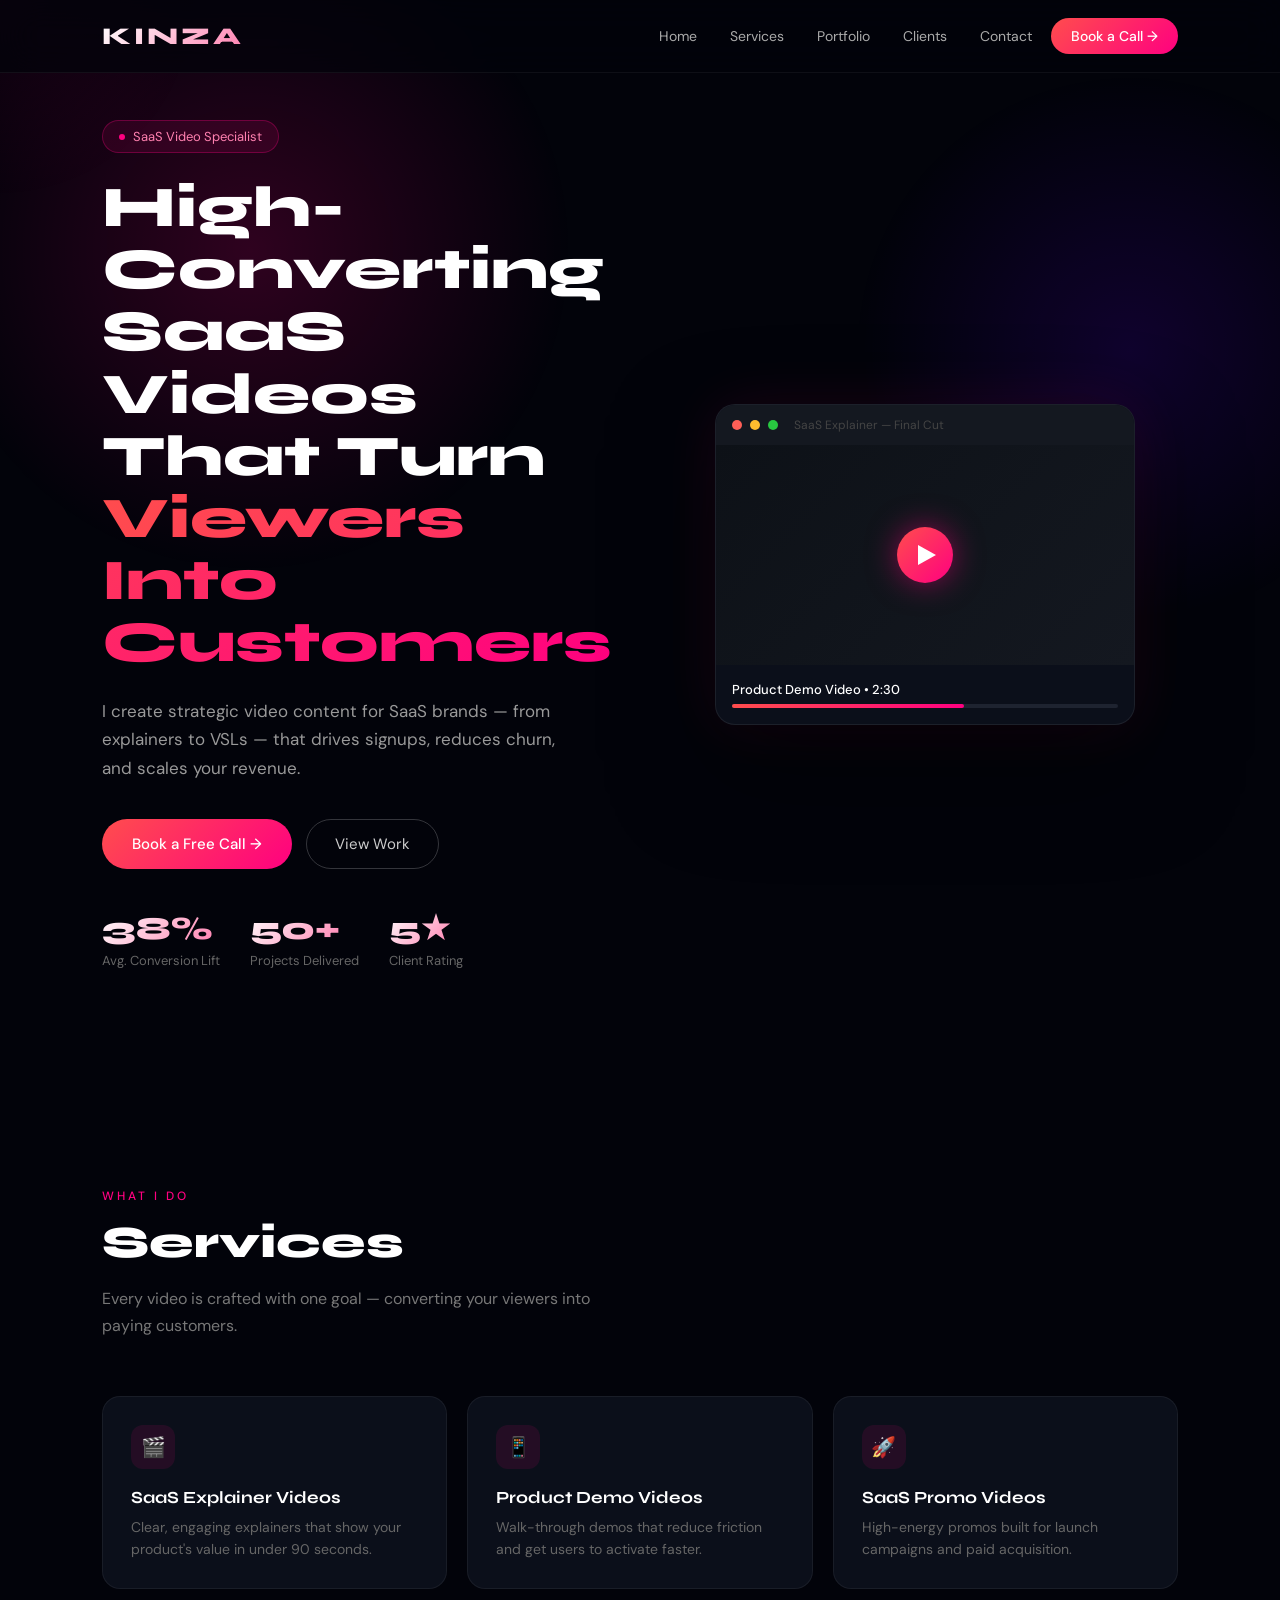
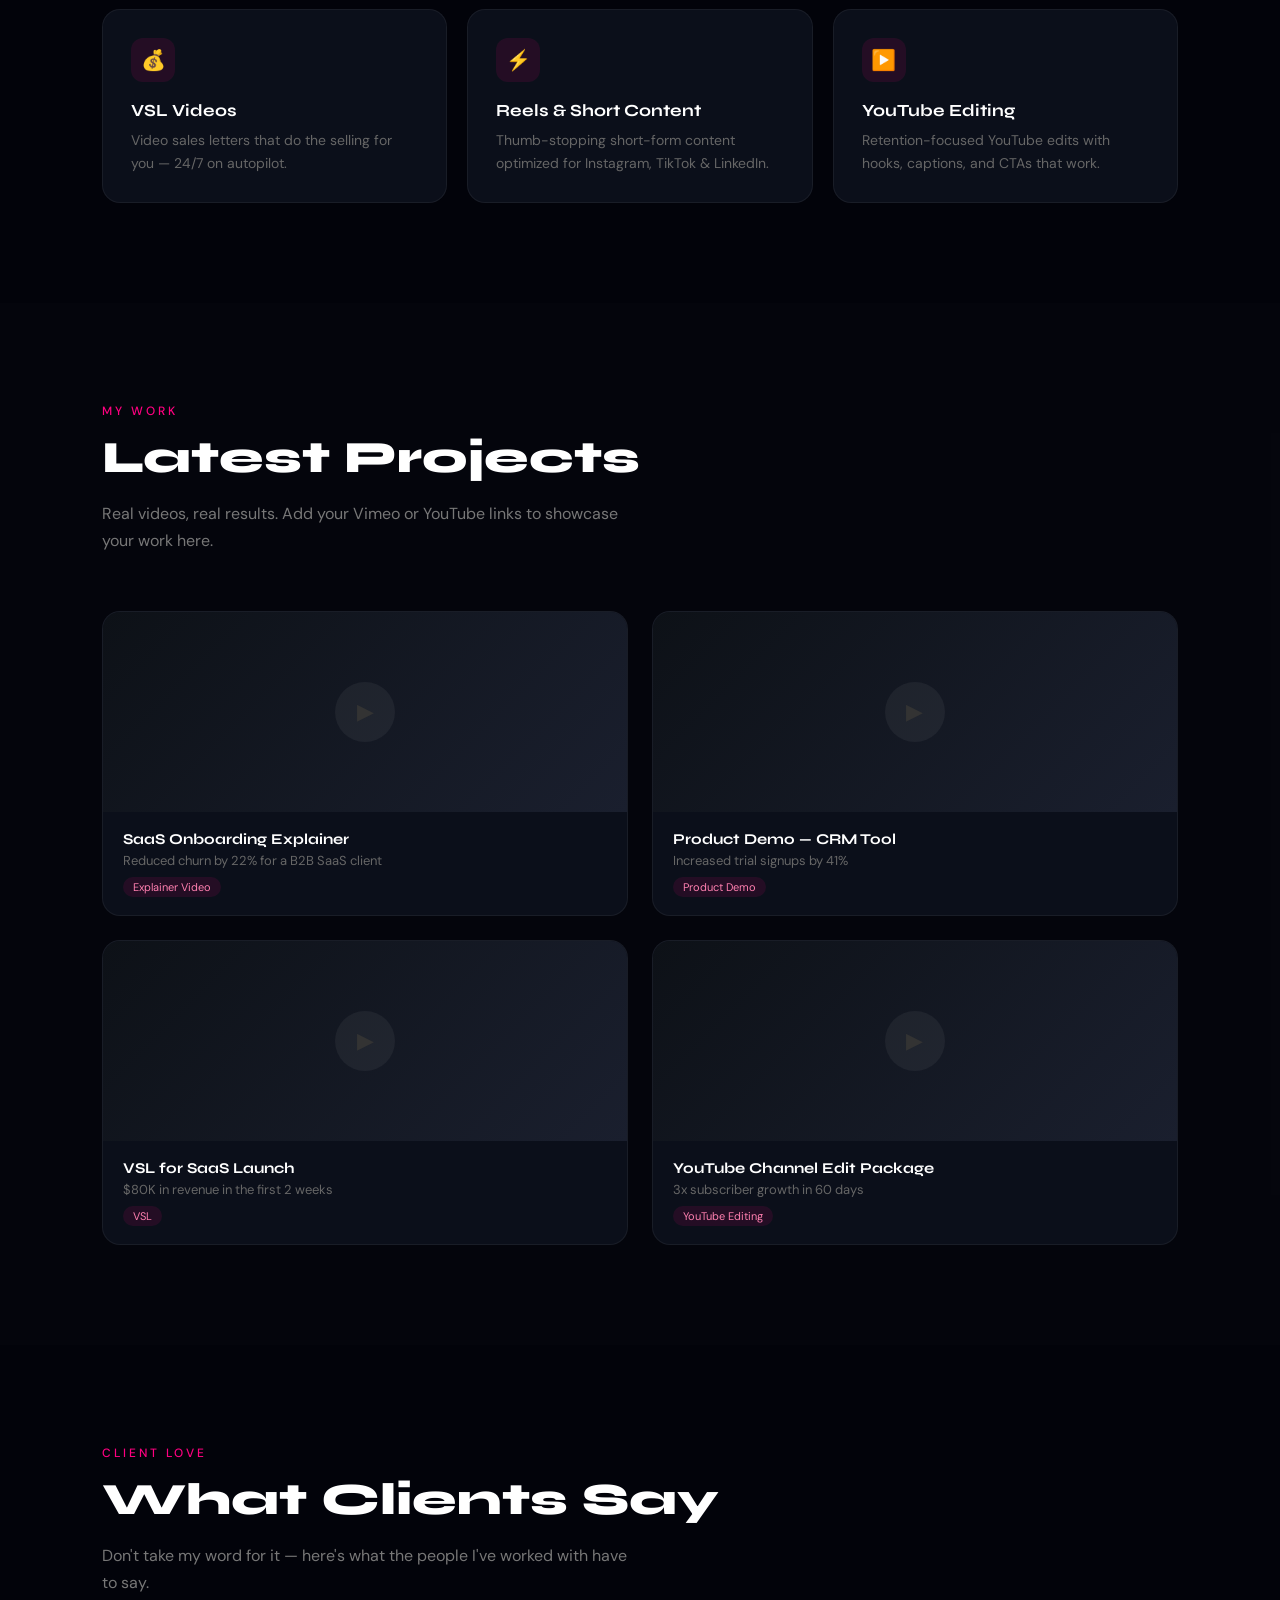
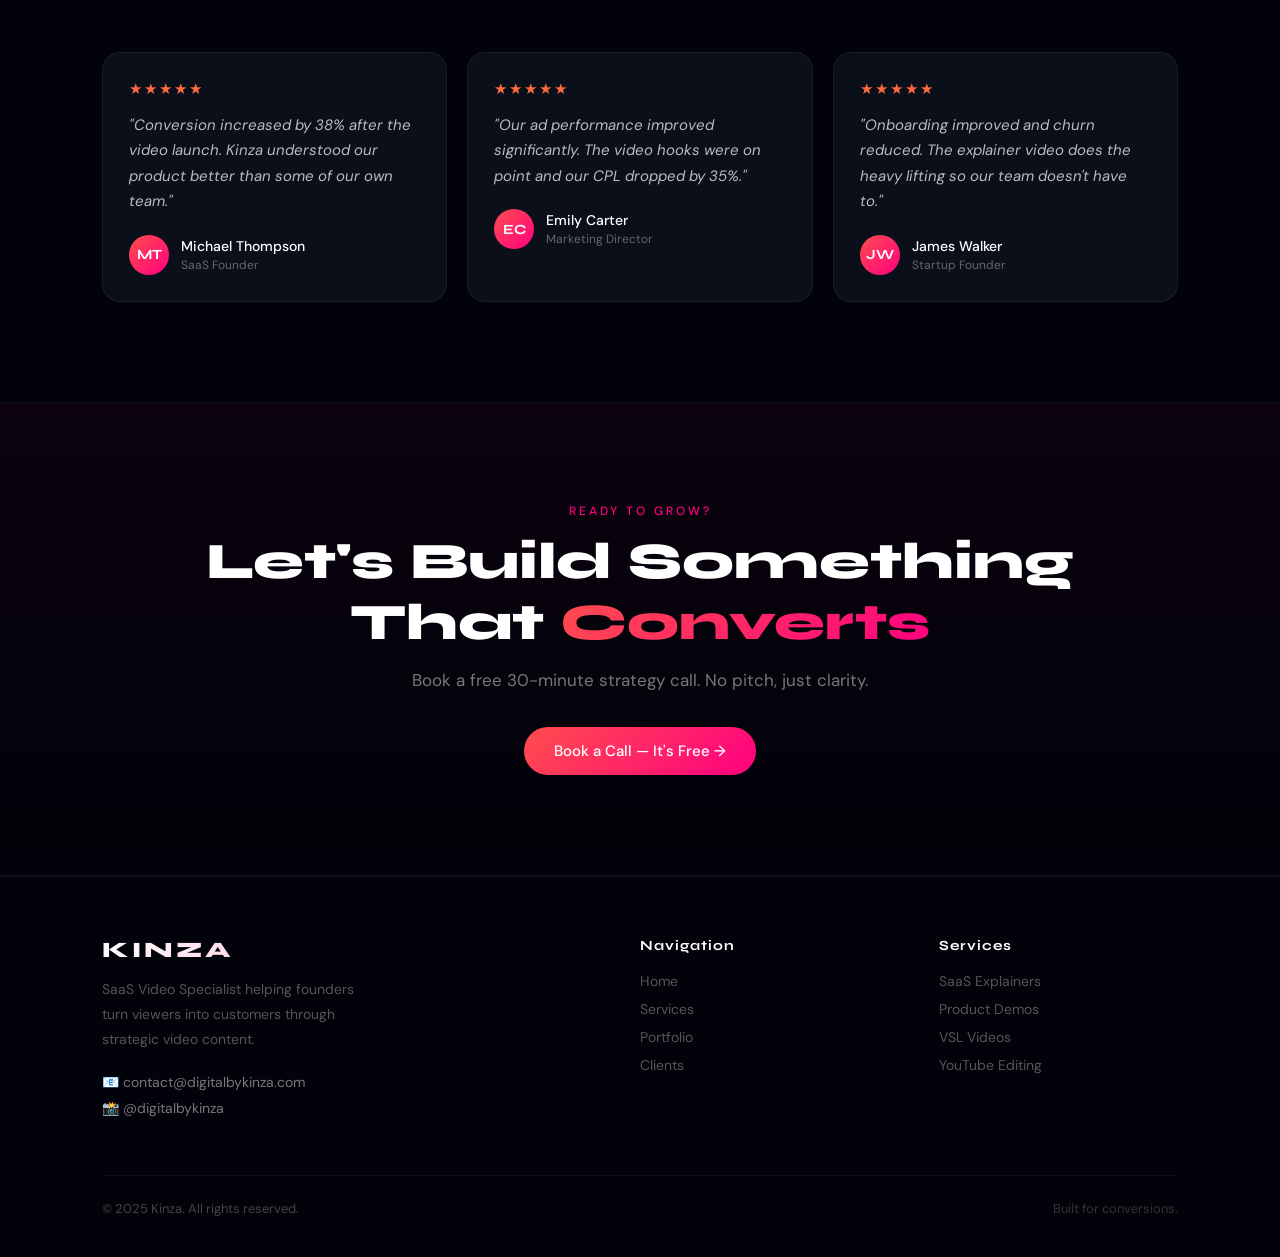
<file: index.html>
<!DOCTYPE html>
<html lang="en">
<head>
<meta charset="UTF-8">
<meta name="viewport" content="width=device-width, initial-scale=1.0">
<title>Kinza | SaaS Video Specialist</title>
<link href="https://fonts.googleapis.com/css2?family=Syne:wght@400;600;700;800&family=DM+Sans:wght@300;400;500&display=swap" rel="stylesheet">

<style>
*{margin:0;padding:0;box-sizing:border-box;}

:root{
  --pink: #ff0080;
  --red: #ff4d4d;
  --bg: #02030a;
  --card: #0b0f1a;
  --text: #ffffff;
  --muted: #888;
}

body{
  background:var(--bg);
  color:var(--text);
  font-family:'DM Sans',sans-serif;
  overflow-x:hidden;
}

html{scroll-behavior:smooth;}

/* CURSOR GLOW */
.cursor-glow{
  width:400px;height:400px;
  background:radial-gradient(circle,rgba(255,0,128,0.08),transparent 70%);
  position:fixed;pointer-events:none;
  transform:translate(-50%,-50%);
  z-index:0;transition:0.1s;
}

/* HEADER */
header{
  position:fixed;top:0;width:100%;
  display:flex;justify-content:space-between;align-items:center;
  padding:18px 8%;
  background:rgba(2,3,10,0.7);
  backdrop-filter:blur(20px);
  border-bottom:1px solid rgba(255,255,255,0.05);
  z-index:999;
}

.logo{
  font-family:'Syne',sans-serif;
  font-weight:800;font-size:24px;
  background:linear-gradient(135deg,#fff,#ff80b0);
  -webkit-background-clip:text;-webkit-text-fill-color:transparent;
  letter-spacing:3px;
}

nav{display:flex;gap:5px;align-items:center;}

nav a{
  color:#aaa;text-decoration:none;
  padding:8px 14px;border-radius:30px;
  font-size:14px;transition:0.3s;
}
nav a:hover{color:#fff;background:rgba(255,255,255,0.07);}

.nav-cta{
  background:linear-gradient(135deg,#ff4d4d,#ff0080);
  color:#fff !important;
  padding:9px 20px !important;
  border-radius:30px;
  font-weight:500;
  transition:0.3s !important;
}
.nav-cta:hover{
  transform:translateY(-2px);
  box-shadow:0 10px 30px rgba(255,0,128,0.4);
  background:rgba(255,255,255,0.07)!important;
}

/* HAMBURGER */
.hamburger{display:none;flex-direction:column;gap:5px;cursor:pointer;padding:5px;}
.hamburger span{width:24px;height:2px;background:#fff;border-radius:2px;transition:0.3s;}

/* HERO */
.hero{
  min-height:100vh;
  display:flex;align-items:center;
  padding:120px 8% 80px;
  position:relative;overflow:hidden;
}

.hero::before{
  content:'';position:absolute;
  width:700px;height:700px;
  background:radial-gradient(circle,rgba(255,0,128,0.18),transparent 65%);
  top:-100px;left:-100px;
}
.hero::after{
  content:'';position:absolute;
  width:600px;height:600px;
  background:radial-gradient(circle,rgba(100,0,255,0.15),transparent 65%);
  top:50px;right:-150px;
}

.hero-inner{
  display:grid;grid-template-columns:1fr 1fr;
  gap:60px;align-items:center;
  width:100%;position:relative;z-index:1;
}

.hero-badge{
  display:inline-flex;align-items:center;gap:8px;
  background:rgba(255,0,128,0.1);
  border:1px solid rgba(255,0,128,0.3);
  padding:7px 16px;border-radius:30px;
  font-size:13px;color:#ff80b0;
  margin-bottom:24px;
}
.hero-badge::before{
  content:'';width:6px;height:6px;
  background:#ff0080;border-radius:50%;
  animation:pulse 2s infinite;
}
@keyframes pulse{0%,100%{opacity:1;}50%{opacity:0.3;}}

.hero h1{
  font-family:'Syne',sans-serif;
  font-size:clamp(38px,4.5vw,64px);
  font-weight:800;line-height:1.08;
  margin-bottom:22px;
}

.hero h1 span{
  background:linear-gradient(135deg,#ff4d4d,#ff0080);
  -webkit-background-clip:text;-webkit-text-fill-color:transparent;
}

.hero p{
  color:#999;font-size:17px;
  line-height:1.7;margin-bottom:36px;
  max-width:480px;
}

.hero-btns{display:flex;gap:14px;flex-wrap:wrap;}

.btn-primary{
  background:linear-gradient(135deg,#ff4d4d,#ff0080);
  padding:14px 30px;border-radius:40px;
  text-decoration:none;color:white;
  font-weight:500;font-size:15px;
  transition:0.3s;display:inline-flex;align-items:center;gap:8px;
}
.btn-primary:hover{
  transform:translateY(-4px);
  box-shadow:0 20px 50px rgba(255,0,128,0.45);
}

.btn-outline{
  border:1px solid rgba(255,255,255,0.2);
  padding:14px 28px;border-radius:40px;
  text-decoration:none;color:#ccc;
  font-size:15px;transition:0.3s;
}
.btn-outline:hover{border-color:rgba(255,255,255,0.5);color:#fff;}

/* HERO VISUAL */
.hero-visual{
  display:flex;justify-content:center;align-items:center;
  position:relative;
}

.video-mockup{
  width:100%;max-width:420px;
  background:#0b0f1a;border-radius:20px;
  border:1px solid rgba(255,255,255,0.07);
  overflow:hidden;
  box-shadow:0 40px 100px rgba(0,0,0,0.5),0 0 60px rgba(255,0,128,0.1);
  animation:float 6s ease-in-out infinite;
}
@keyframes float{0%,100%{transform:translateY(0);}50%{transform:translateY(-16px);}}

.mockup-bar{
  background:#141820;
  padding:12px 16px;
  display:flex;align-items:center;gap:8px;
}
.dot{width:10px;height:10px;border-radius:50%;}
.dot:nth-child(1){background:#ff5f57;}
.dot:nth-child(2){background:#febc2e;}
.dot:nth-child(3){background:#28c840;}

.mockup-screen{
  background:linear-gradient(135deg,#0d1117,#141820);
  height:220px;display:flex;align-items:center;justify-content:center;
}
.play-btn{
  width:56px;height:56px;
  background:linear-gradient(135deg,#ff4d4d,#ff0080);
  border-radius:50%;
  display:flex;align-items:center;justify-content:center;
  cursor:pointer;
  box-shadow:0 0 30px rgba(255,0,128,0.5);
}
.play-btn::after{
  content:'';
  border-style:solid;
  border-width:10px 0 10px 18px;
  border-color:transparent transparent transparent #fff;
  margin-left:3px;
}

.mockup-info{padding:16px;}
.mockup-title{font-size:13px;font-weight:500;margin-bottom:6px;}
.mockup-bar2{height:4px;background:#1e2330;border-radius:4px;}
.mockup-progress{width:60%;height:4px;background:linear-gradient(90deg,#ff4d4d,#ff0080);border-radius:4px;}

/* STATS */
.stats{
  display:flex;gap:30px;margin-top:40px;flex-wrap:wrap;
}
.stat span{
  font-family:'Syne',sans-serif;
  font-size:32px;font-weight:800;
  background:linear-gradient(135deg,#fff,#ff80b0);
  -webkit-background-clip:text;-webkit-text-fill-color:transparent;
}
.stat p{font-size:13px;color:#666;margin-top:2px;}

/* SECTIONS */
section{padding:100px 8%;position:relative;}

.section-label{
  font-size:12px;letter-spacing:3px;
  color:#ff0080;text-transform:uppercase;
  margin-bottom:12px;font-weight:500;
}
.section-title{
  font-family:'Syne',sans-serif;
  font-size:clamp(32px,3.5vw,50px);
  font-weight:800;margin-bottom:16px;
}
.section-sub{color:#777;font-size:16px;max-width:540px;line-height:1.7;}

/* SERVICES */
.services-grid{
  display:grid;grid-template-columns:repeat(3,1fr);
  gap:20px;margin-top:56px;
}

.service-card{
  background:var(--card);
  border:1px solid rgba(255,255,255,0.06);
  border-radius:18px;padding:28px;
  transition:0.35s;cursor:default;
  position:relative;overflow:hidden;
}
.service-card::before{
  content:'';position:absolute;
  top:0;left:0;right:0;height:2px;
  background:linear-gradient(90deg,#ff4d4d,#ff0080);
  transform:scaleX(0);transition:0.35s;transform-origin:left;
}
.service-card:hover::before{transform:scaleX(1);}
.service-card:hover{
  transform:translateY(-8px);
  border-color:rgba(255,0,128,0.2);
  box-shadow:0 30px 60px rgba(0,0,0,0.3),0 0 30px rgba(255,0,128,0.08);
}

.service-icon{
  width:44px;height:44px;
  background:rgba(255,0,128,0.1);
  border-radius:12px;
  display:flex;align-items:center;justify-content:center;
  margin-bottom:18px;font-size:20px;
}
.service-card h3{
  font-family:'Syne',sans-serif;
  font-size:17px;font-weight:700;
  margin-bottom:8px;
}
.service-card p{color:#666;font-size:14px;line-height:1.6;}

/* PORTFOLIO */
.portfolio-grid{
  display:grid;grid-template-columns:repeat(2,1fr);
  gap:24px;margin-top:56px;
}

.work-card{
  background:var(--card);
  border:1px solid rgba(255,255,255,0.06);
  border-radius:18px;overflow:hidden;
  transition:0.35s;cursor:pointer;
}
.work-card:hover{
  transform:scale(1.02);
  box-shadow:0 30px 70px rgba(0,0,0,0.4),0 0 40px rgba(255,0,128,0.15);
  border-color:rgba(255,0,128,0.2);
}

.work-thumb{
  height:200px;
  background:linear-gradient(135deg,#0d1117,#1a1f2e);
  display:flex;align-items:center;justify-content:center;
  position:relative;overflow:hidden;
}
.work-thumb::after{
  content:'▶ Watch';
  position:absolute;
  background:rgba(255,0,128,0.9);
  padding:8px 18px;border-radius:30px;
  font-size:13px;font-weight:500;
  opacity:0;transition:0.3s;
}
.work-card:hover .work-thumb::after{opacity:1;}

.work-placeholder{
  width:60px;height:60px;
  background:rgba(255,255,255,0.05);
  border-radius:50%;
  display:flex;align-items:center;justify-content:center;
  color:#333;font-size:22px;
}
.work-info{padding:18px 20px;}
.work-info h4{
  font-family:'Syne',sans-serif;
  font-size:15px;font-weight:700;margin-bottom:4px;
}
.work-info p{color:#666;font-size:13px;}
.work-tag{
  display:inline-block;
  background:rgba(255,0,128,0.1);
  color:#ff80b0;
  font-size:11px;padding:3px 10px;border-radius:20px;
  margin-top:8px;
}

/* REVIEWS */
.reviews-grid{
  display:grid;grid-template-columns:repeat(3,1fr);
  gap:20px;margin-top:56px;
}

.review-card{
  background:var(--card);
  border:1px solid rgba(255,255,255,0.06);
  border-radius:18px;padding:26px;
  transition:0.35s;
}
.review-card:hover{
  transform:translateY(-8px);
  box-shadow:0 30px 60px rgba(0,0,0,0.3),0 0 30px rgba(255,0,128,0.08);
  border-color:rgba(255,0,128,0.15);
}

.review-stars{
  color:#ff6a3d;font-size:15px;
  letter-spacing:2px;margin-bottom:14px;
}
.review-text{
  color:#bbb;font-size:15px;line-height:1.7;
  margin-bottom:20px;
  font-style:italic;
}
.reviewer{display:flex;align-items:center;gap:12px;}
.reviewer-avatar{
  width:40px;height:40px;border-radius:50%;
  background:linear-gradient(135deg,#ff4d4d,#ff0080);
  display:flex;align-items:center;justify-content:center;
  font-family:'Syne',sans-serif;
  font-weight:700;font-size:14px;
}
.reviewer-name{font-weight:500;font-size:14px;}
.reviewer-role{color:#666;font-size:12px;margin-top:2px;}

/* CTA */
.cta-section{
  text-align:center;
  background:linear-gradient(180deg,rgba(255,0,128,0.04),transparent);
  border-top:1px solid rgba(255,255,255,0.05);
  border-bottom:1px solid rgba(255,255,255,0.05);
}

.cta-section h2{
  font-family:'Syne',sans-serif;
  font-size:clamp(36px,4vw,60px);
  font-weight:800;margin-bottom:16px;
}
.cta-section p{color:#777;font-size:17px;margin-bottom:36px;}

/* FOOTER */
footer{
  padding:60px 8% 40px;
  border-top:1px solid rgba(255,255,255,0.06);
}

.footer-grid{
  display:grid;grid-template-columns:2fr 1fr 1fr;
  gap:60px;margin-bottom:50px;
}

.footer-logo{
  font-family:'Syne',sans-serif;
  font-weight:800;font-size:22px;
  background:linear-gradient(135deg,#fff,#ff80b0);
  -webkit-background-clip:text;-webkit-text-fill-color:transparent;
  letter-spacing:3px;margin-bottom:14px;
}
.footer-desc{color:#555;font-size:14px;line-height:1.8;max-width:280px;}
.footer-contact{margin-top:20px;}
.footer-contact a{
  display:flex;align-items:center;gap:8px;
  color:#777;text-decoration:none;
  font-size:14px;margin-bottom:8px;transition:0.3s;
}
.footer-contact a:hover{color:#ff80b0;}

.footer-col h4{
  font-family:'Syne',sans-serif;
  font-size:14px;font-weight:700;
  letter-spacing:1px;margin-bottom:18px;
  color:#fff;
}
.footer-col a{
  display:block;color:#555;
  text-decoration:none;font-size:14px;
  margin-bottom:10px;transition:0.3s;
}
.footer-col a:hover{color:#ff80b0;}

.footer-bottom{
  border-top:1px solid rgba(255,255,255,0.06);
  padding-top:24px;
  display:flex;justify-content:space-between;align-items:center;
}
.footer-bottom p{color:#444;font-size:13px;}

/* MOBILE NAV */
.mobile-nav{
  display:none;
  position:fixed;top:0;left:0;width:100%;height:100vh;
  background:rgba(2,3,10,0.98);
  backdrop-filter:blur(20px);
  z-index:1000;
  flex-direction:column;
  align-items:center;justify-content:center;
  gap:24px;
}
.mobile-nav a{
  font-family:'Syne',sans-serif;
  font-size:26px;font-weight:700;
  color:#fff;text-decoration:none;
  opacity:0.7;transition:0.3s;
}
.mobile-nav a:hover{opacity:1;color:#ff80b0;}
.mobile-close{
  position:absolute;top:24px;right:8%;
  font-size:28px;cursor:pointer;color:#fff;
  background:none;border:none;
}

/* RESPONSIVE */
@media(max-width:900px){
  .services-grid{grid-template-columns:repeat(2,1fr);}
  .reviews-grid{grid-template-columns:1fr;}
  .footer-grid{grid-template-columns:1fr;gap:30px;}
}

@media(max-width:700px){
  .hero-inner{grid-template-columns:1fr;}
  .hero-visual{display:none;}
  .services-grid{grid-template-columns:1fr;}
  .portfolio-grid{grid-template-columns:1fr;}
  .reviews-grid{grid-template-columns:1fr;}
  nav{display:none;}
  .hamburger{display:flex;}
  .stats{gap:20px;}
}
</style>
</head>
<body>

<div class="cursor-glow" id="glow"></div>

<!-- MOBILE NAV -->
<div class="mobile-nav" id="mobileNav">
  <button class="mobile-close" onclick="closeMobileNav()">✕</button>
  <a href="#home" onclick="closeMobileNav()">Home</a>
  <a href="#services" onclick="closeMobileNav()">Services</a>
  <a href="#portfolio" onclick="closeMobileNav()">Portfolio</a>
  <a href="#reviews" onclick="closeMobileNav()">Clients</a>
  <a href="#contact" onclick="closeMobileNav()">Contact</a>
  <a href="https://calendly.com/kinzabaig995/30min" target="_blank" style="color:#ff80b0;">Book a Call →</a>
</div>

<!-- HEADER -->
<header>
  <div class="logo">KINZA</div>
  <nav>
    <a href="#home">Home</a>
    <a href="#services">Services</a>
    <a href="#portfolio">Portfolio</a>
    <a href="#reviews">Clients</a>
    <a href="#contact">Contact</a>
    <a href="https://calendly.com/kinzabaig995/30min" target="_blank" class="nav-cta">Book a Call →</a>
  </nav>
  <div class="hamburger" onclick="openMobileNav()">
    <span></span><span></span><span></span>
  </div>
</header>

<!-- HERO -->
<section id="home" class="hero">
  <div class="hero-inner">
    <div>
      <div class="hero-badge">SaaS Video Specialist</div>
      <h1>High-Converting SaaS Videos That Turn <span>Viewers Into Customers</span></h1>
      <p>I create strategic video content for SaaS brands — from explainers to VSLs — that drives signups, reduces churn, and scales your revenue.</p>
      <div class="hero-btns">
        <a href="https://calendly.com/kinzabaig995/30min" target="_blank" class="btn-primary">Book a Free Call →</a>
        <a href="#portfolio" class="btn-outline">View Work</a>
      </div>
      <div class="stats">
        <div class="stat"><span>38%</span><p>Avg. Conversion Lift</p></div>
        <div class="stat"><span>50+</span><p>Projects Delivered</p></div>
        <div class="stat"><span>5★</span><p>Client Rating</p></div>
      </div>
    </div>
    <div class="hero-visual">
      <div class="video-mockup">
        <div class="mockup-bar">
          <div class="dot"></div><div class="dot"></div><div class="dot"></div>
          <span style="margin-left:8px;font-size:12px;color:#444;">SaaS Explainer — Final Cut</span>
        </div>
        <div class="mockup-screen">
          <div class="play-btn"></div>
        </div>
        <div class="mockup-info">
          <div class="mockup-title">Product Demo Video • 2:30</div>
          <div class="mockup-bar2"><div class="mockup-progress"></div></div>
        </div>
      </div>
    </div>
  </div>
</section>

<!-- SERVICES -->
<section id="services">
  <div class="section-label">What I Do</div>
  <div class="section-title">Services</div>
  <p class="section-sub">Every video is crafted with one goal — converting your viewers into paying customers.</p>

  <div class="services-grid">
    <div class="service-card">
      <div class="service-icon">🎬</div>
      <h3>SaaS Explainer Videos</h3>
      <p>Clear, engaging explainers that show your product's value in under 90 seconds.</p>
    </div>
    <div class="service-card">
      <div class="service-icon">📱</div>
      <h3>Product Demo Videos</h3>
      <p>Walk-through demos that reduce friction and get users to activate faster.</p>
    </div>
    <div class="service-card">
      <div class="service-icon">🚀</div>
      <h3>SaaS Promo Videos</h3>
      <p>High-energy promos built for launch campaigns and paid acquisition.</p>
    </div>
    <div class="service-card">
      <div class="service-icon">💰</div>
      <h3>VSL Videos</h3>
      <p>Video sales letters that do the selling for you — 24/7 on autopilot.</p>
    </div>
    <div class="service-card">
      <div class="service-icon">⚡</div>
      <h3>Reels & Short Content</h3>
      <p>Thumb-stopping short-form content optimized for Instagram, TikTok & LinkedIn.</p>
    </div>
    <div class="service-card">
      <div class="service-icon">▶️</div>
      <h3>YouTube Editing</h3>
      <p>Retention-focused YouTube edits with hooks, captions, and CTAs that work.</p>
    </div>
  </div>
</section>

<!-- PORTFOLIO -->
<section id="portfolio" style="background:rgba(255,255,255,0.01);">
  <div class="section-label">My Work</div>
  <div class="section-title">Latest Projects</div>
  <p class="section-sub">Real videos, real results. Add your Vimeo or YouTube links to showcase your work here.</p>

  <div class="portfolio-grid">
    <div class="work-card">
      <div class="work-thumb">
        <div class="work-placeholder">▶</div>
      </div>
      <div class="work-info">
        <h4>SaaS Onboarding Explainer</h4>
        <p>Reduced churn by 22% for a B2B SaaS client</p>
        <span class="work-tag">Explainer Video</span>
      </div>
    </div>
    <div class="work-card">
      <div class="work-thumb">
        <div class="work-placeholder">▶</div>
      </div>
      <div class="work-info">
        <h4>Product Demo — CRM Tool</h4>
        <p>Increased trial signups by 41%</p>
        <span class="work-tag">Product Demo</span>
      </div>
    </div>
    <div class="work-card">
      <div class="work-thumb">
        <div class="work-placeholder">▶</div>
      </div>
      <div class="work-info">
        <h4>VSL for SaaS Launch</h4>
        <p>$80K in revenue in the first 2 weeks</p>
        <span class="work-tag">VSL</span>
      </div>
    </div>
    <div class="work-card">
      <div class="work-thumb">
        <div class="work-placeholder">▶</div>
      </div>
      <div class="work-info">
        <h4>YouTube Channel Edit Package</h4>
        <p>3x subscriber growth in 60 days</p>
        <span class="work-tag">YouTube Editing</span>
      </div>
    </div>
  </div>
</section>

<!-- REVIEWS -->
<section id="reviews">
  <div class="section-label">Client Love</div>
  <div class="section-title">What Clients Say</div>
  <p class="section-sub">Don't take my word for it — here's what the people I've worked with have to say.</p>

  <div class="reviews-grid">
    <div class="review-card">
      <div class="review-stars">★★★★★</div>
      <p class="review-text">"Conversion increased by 38% after the video launch. Kinza understood our product better than some of our own team."</p>
      <div class="reviewer">
        <div class="reviewer-avatar">MT</div>
        <div>
          <div class="reviewer-name">Michael Thompson</div>
          <div class="reviewer-role">SaaS Founder</div>
        </div>
      </div>
    </div>
    <div class="review-card">
      <div class="review-stars">★★★★★</div>
      <p class="review-text">"Our ad performance improved significantly. The video hooks were on point and our CPL dropped by 35%."</p>
      <div class="reviewer">
        <div class="reviewer-avatar">EC</div>
        <div>
          <div class="reviewer-name">Emily Carter</div>
          <div class="reviewer-role">Marketing Director</div>
        </div>
      </div>
    </div>
    <div class="review-card">
      <div class="review-stars">★★★★★</div>
      <p class="review-text">"Onboarding improved and churn reduced. The explainer video does the heavy lifting so our team doesn't have to."</p>
      <div class="reviewer">
        <div class="reviewer-avatar">JW</div>
        <div>
          <div class="reviewer-name">James Walker</div>
          <div class="reviewer-role">Startup Founder</div>
        </div>
      </div>
    </div>
  </div>
</section>

<!-- CTA -->
<section class="cta-section">
  <div class="section-label">Ready to Grow?</div>
  <h2>Let's Build Something That <span style="background:linear-gradient(135deg,#ff4d4d,#ff0080);-webkit-background-clip:text;-webkit-text-fill-color:transparent;">Converts</span></h2>
  <p>Book a free 30-minute strategy call. No pitch, just clarity.</p>
  <a href="https://calendly.com/kinzabaig995/30min" target="_blank" class="btn-primary">Book a Call — It's Free →</a>
</section>

<!-- FOOTER -->
<footer id="contact">
  <div class="footer-grid">
    <div>
      <div class="footer-logo">KINZA</div>
      <p class="footer-desc">SaaS Video Specialist helping founders turn viewers into customers through strategic video content.</p>
      <div class="footer-contact">
        <a href="mailto:contact@digitalbykinza.com">📧 contact@digitalbykinza.com</a>
        <a href="https://instagram.com/digitalbykinza" target="_blank">📸 @digitalbykinza</a>
      </div>
    </div>
    <div class="footer-col">
      <h4>Navigation</h4>
      <a href="#home">Home</a>
      <a href="#services">Services</a>
      <a href="#portfolio">Portfolio</a>
      <a href="#reviews">Clients</a>
    </div>
    <div class="footer-col">
      <h4>Services</h4>
      <a href="#">SaaS Explainers</a>
      <a href="#">Product Demos</a>
      <a href="#">VSL Videos</a>
      <a href="#">YouTube Editing</a>
    </div>
  </div>
  <div class="footer-bottom">
    <p>© 2025 Kinza. All rights reserved.</p>
    <p style="color:#333;">Built for conversions.</p>
  </div>
</footer>

<script>
document.addEventListener('mousemove',function(e){
  const g=document.getElementById('glow');
  g.style.left=e.clientX+'px';
  g.style.top=e.clientY+'px';
});

function openMobileNav(){
  document.getElementById('mobileNav').style.display='flex';
  document.body.style.overflow='hidden';
}
function closeMobileNav(){
  document.getElementById('mobileNav').style.display='none';
  document.body.style.overflow='';
}

const observer=new IntersectionObserver((entries)=>{
  entries.forEach(e=>{
    if(e.isIntersecting){
      e.target.style.opacity='1';
      e.target.style.transform='translateY(0)';
    }
  });
},{threshold:0.1});

document.querySelectorAll('.service-card,.work-card,.review-card').forEach(el=>{
  el.style.opacity='0';
  el.style.transform='translateY(30px)';
  el.style.transition='opacity 0.6s ease, transform 0.6s ease';
  observer.observe(el);
});
</script>
</body>
</html>
</file>
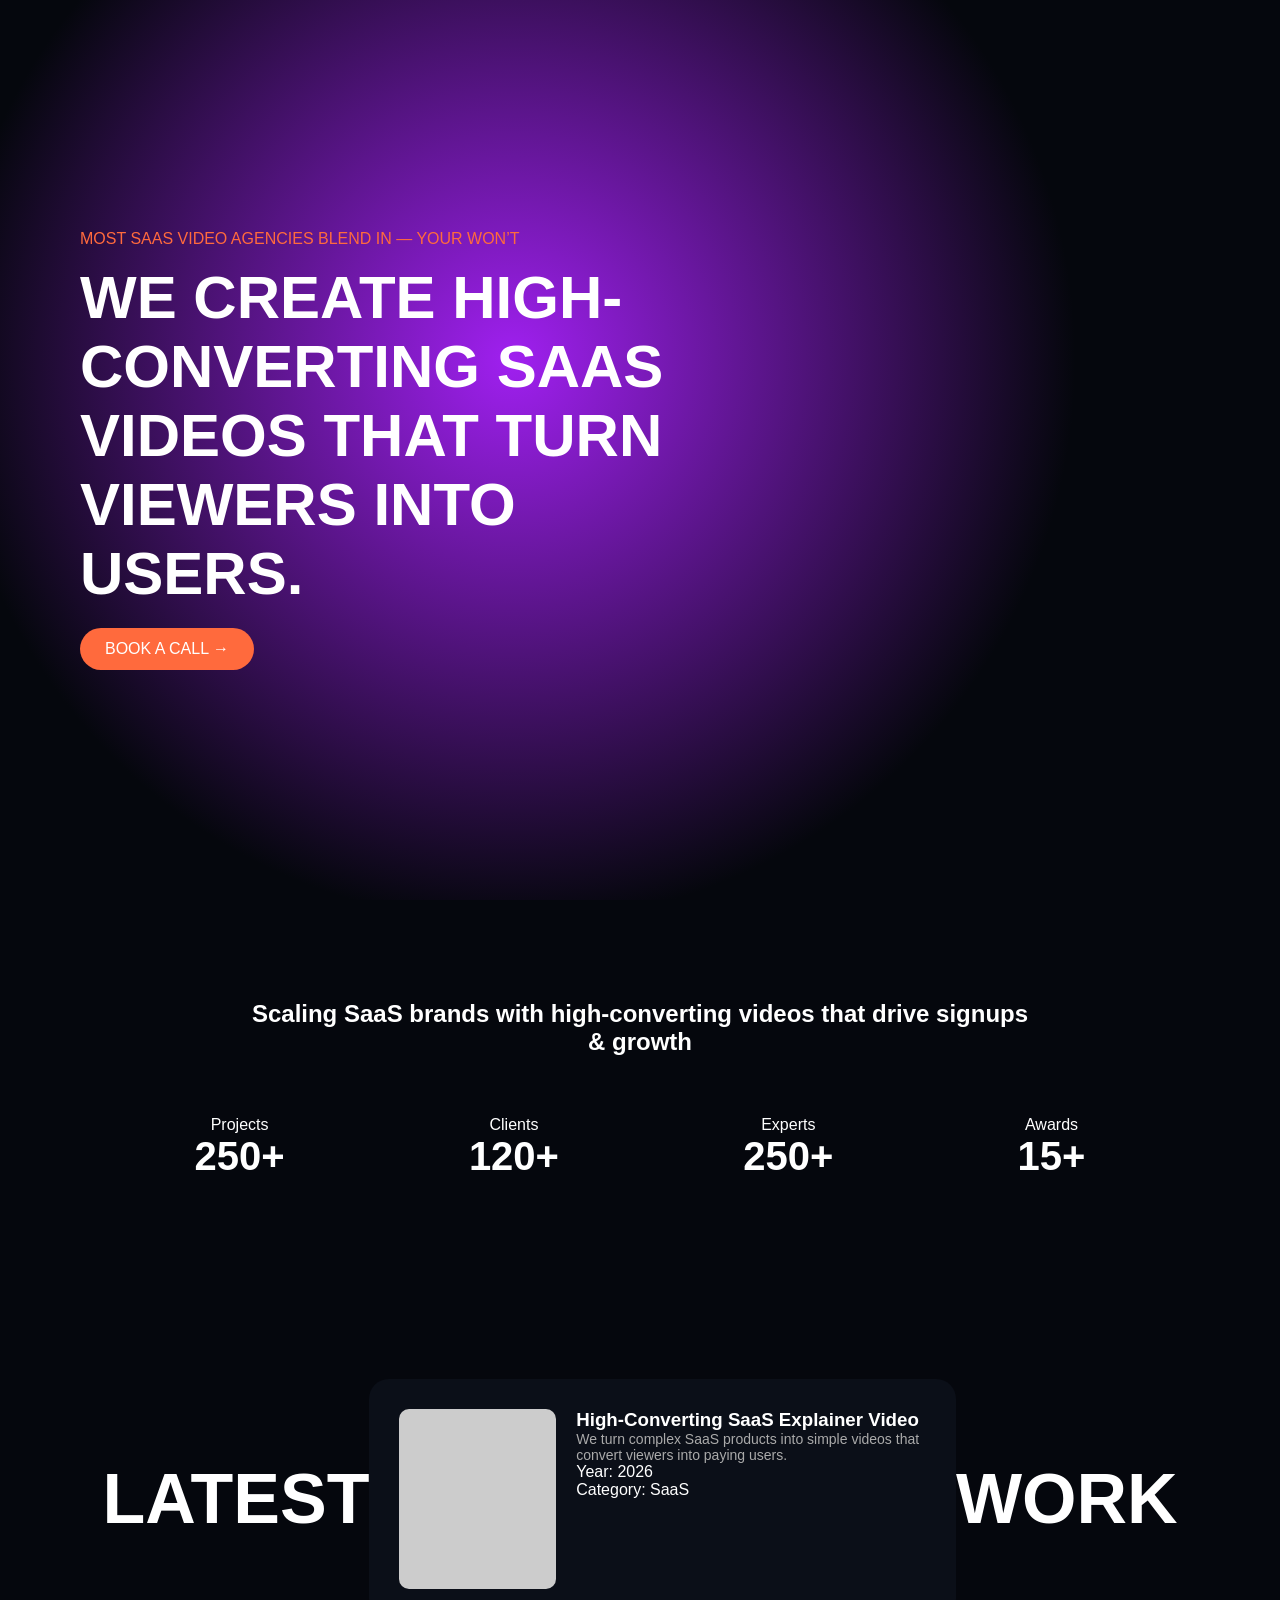
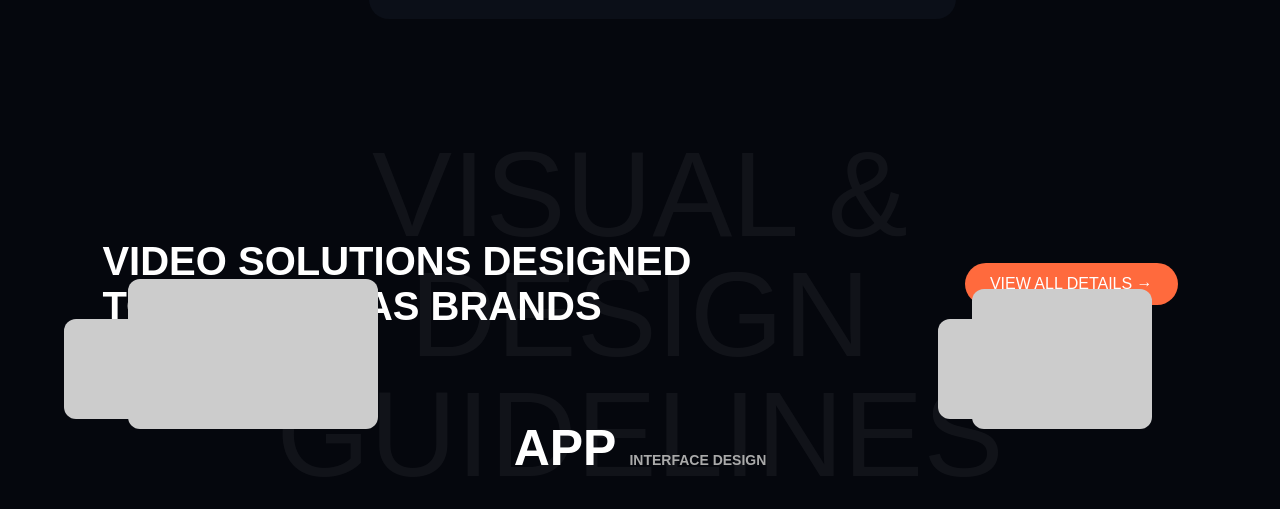
<file: about.html>
<!DOCTYPE html>
<html lang="en">
<head>
<meta charset="UTF-8">
<title>SaaS Video Agency</title>

<style>

/* RESET */
*{
margin:0;
padding:0;
box-sizing:border-box;
font-family:sans-serif;
}

body{
background:#05070d;
color:white;
}

/* HERO */
.hero{
height:100vh;
padding:80px;
background: radial-gradient(circle at 40% 40%, #a020f0, #05070d 60%);
display:flex;
align-items:center;
}

.hero h1{
font-size:60px;
max-width:600px;
}

.hero p{
color:#ff6a3d;
margin-bottom:15px;
}

.btn{
background:#ff6a3d;
padding:12px 25px;
border-radius:25px;
display:inline-block;
margin-top:20px;
color:white;
text-decoration:none;
}

/* STATS */
.stats{
padding:100px 8%;
text-align:center;
}

.stats h2{
max-width:800px;
margin:auto;
margin-bottom:60px;
}

.stats-grid{
display:flex;
justify-content:space-around;
}

.stats-grid h3{
font-size:40px;
}

/* WORK */
.work{
padding:100px 8%;
display:flex;
justify-content:space-between;
align-items:center;
}

.work h1{
font-size:70px;
}

.card{
background:#0b0f18;
padding:30px;
border-radius:20px;
display:flex;
gap:20px;
}

.img{
width:250px;
height:180px;
background:#ccc;
border-radius:10px;
}

/* SERVICES SECTION */
.services{
padding:120px 8%;
position:relative;
}

.services h2{
font-size:40px;
max-width:600px;
}

.services .top{
display:flex;
justify-content:space-between;
align-items:center;
margin-bottom:60px;
}

.services-btn{
background:#ff6a3d;
padding:12px 25px;
border-radius:25px;
}

/* BIG TEXT DESIGN */
.bg-text{
position:absolute;
top:50%;
left:50%;
transform:translate(-50%,-50%);
font-size:120px;
color:rgba(255,255,255,0.05);
text-align:center;
line-height:1;
}

/* SERVICE BOXES */
.service-box{
position:absolute;
background:#ccc;
border-radius:12px;
}

/* positioning */
.box1{top:200px; left:5%; width:150px; height:100px;}
.box2{top:200px; right:15%; width:150px; height:100px;}
.box3{bottom:80px; left:10%; width:250px; height:150px;}
.box4{bottom:80px; right:10%; width:180px; height:140px;}

.app-text{
position:absolute;
top:300px;
left:50%;
transform:translateX(-50%);
font-size:50px;
font-weight:bold;
}

.small-text{
font-size:14px;
color:#aaa;
}

</style>
</head>

<body>

<!-- HERO -->
<section class="hero">
<div>
<p>MOST SAAS VIDEO AGENCIES BLEND IN — YOUR WON’T</p>
<h1>WE CREATE HIGH-CONVERTING SAAS VIDEOS THAT TURN VIEWERS INTO USERS.</h1>

<a href="https://calendly.com/kinzabaig995/30min" target="_blank" class="btn">
BOOK A CALL →
</a>
</div>
</section>

<!-- STATS -->
<section class="stats">
<h2>Scaling SaaS brands with high-converting videos that drive signups & growth</h2>

<div class="stats-grid">
<div>
<p>Projects</p>
<h3>250+</h3>
</div>

<div>
<p>Clients</p>
<h3>120+</h3>
</div>

<div>
<p>Experts</p>
<h3>250+</h3>
</div>

<div>
<p>Awards</p>
<h3>15+</h3>
</div>
</div>
</section>

<!-- WORK -->
<section class="work">

<h1>LATEST</h1>

<div class="card">
<div class="img"></div>

<div>
<h3>High-Converting SaaS Explainer Video</h3>
<p class="small-text">
We turn complex SaaS products into simple videos that convert viewers into paying users.
</p>
<p>Year: 2026</p>
<p>Category: SaaS</p>
</div>
</div>

<h1>WORK</h1>

</section>

<!-- SERVICES -->
<section class="services">

<div class="top">
<h2>VIDEO SOLUTIONS DESIGNED TO GROW SAAS BRANDS</h2>

<div class="services-btn">VIEW ALL DETAILS →</div>
</div>

<!-- BIG BACKGROUND TEXT -->
<div class="bg-text">
VISUAL & <br> DESIGN <br> GUIDELINES
</div>

<!-- CENTER TEXT -->
<div class="app-text">
APP <span class="small-text">INTERFACE DESIGN</span>
</div>

<!-- BOXES -->
<div class="service-box box1"></div>
<div class="service-box box2"></div>
<div class="service-box box3"></div>
<div class="service-box box4"></div>

</section>

</body>
</html>
</file>
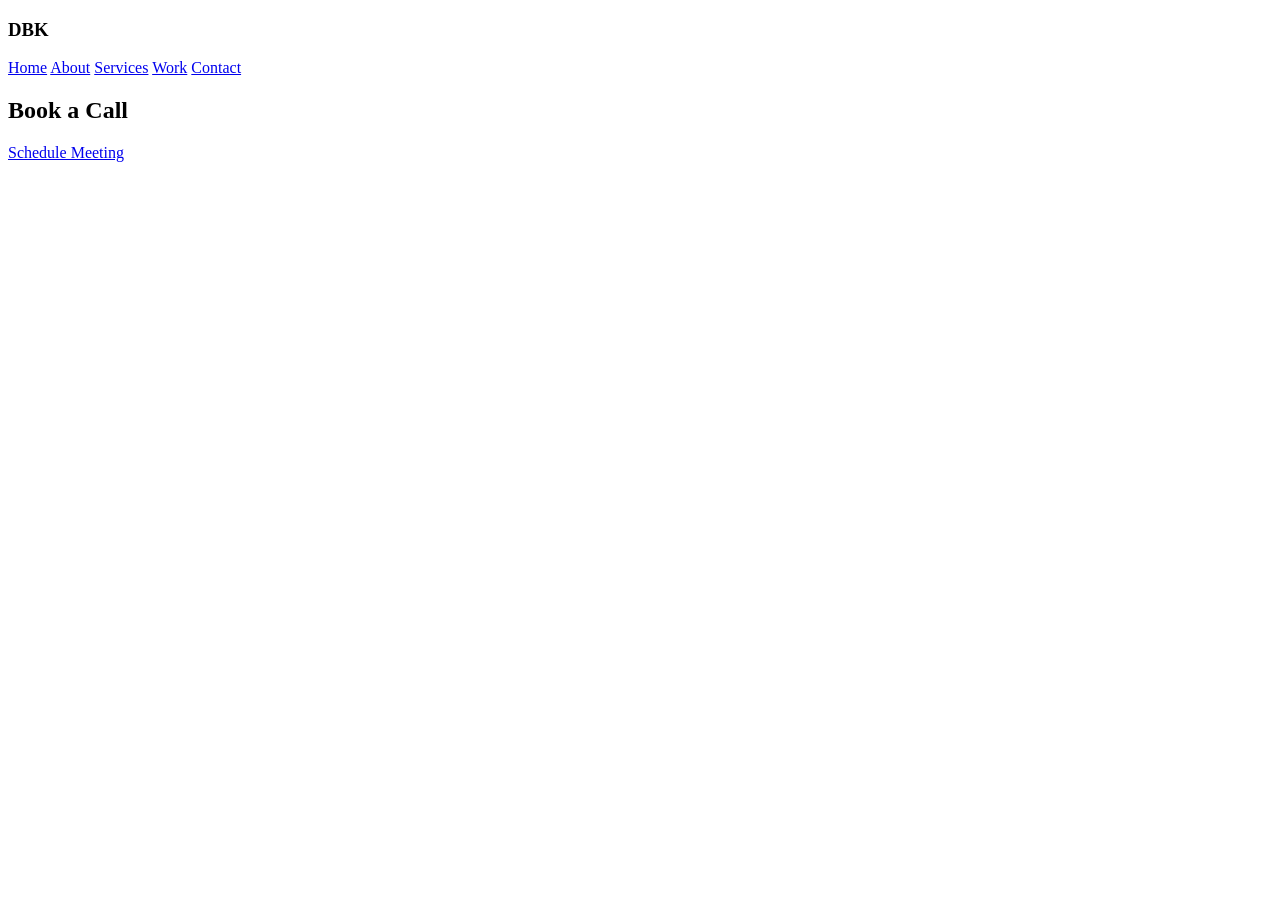
<file: contact.html>
<!DOCTYPE html>
<html>
<head>
<title>Contact</title>
<link rel="stylesheet" href="style.css">
</head>

<body>

<header>
<h3>DBK</h3>
<nav>
<a href="index.html">Home</a>
<a href="about.html">About</a>
<a href="services.html">Services</a>
<a href="portfolio.html">Work</a>
<a href="contact.html">Contact</a>
</nav>
</header>

<section>
<h1>Book a Call</h1>

<a class="btn" href="https://calendly.com/kinzabaig995/30min" target="_blank">
Schedule Meeting
</a>

</section>

</body>
</html>
</file>
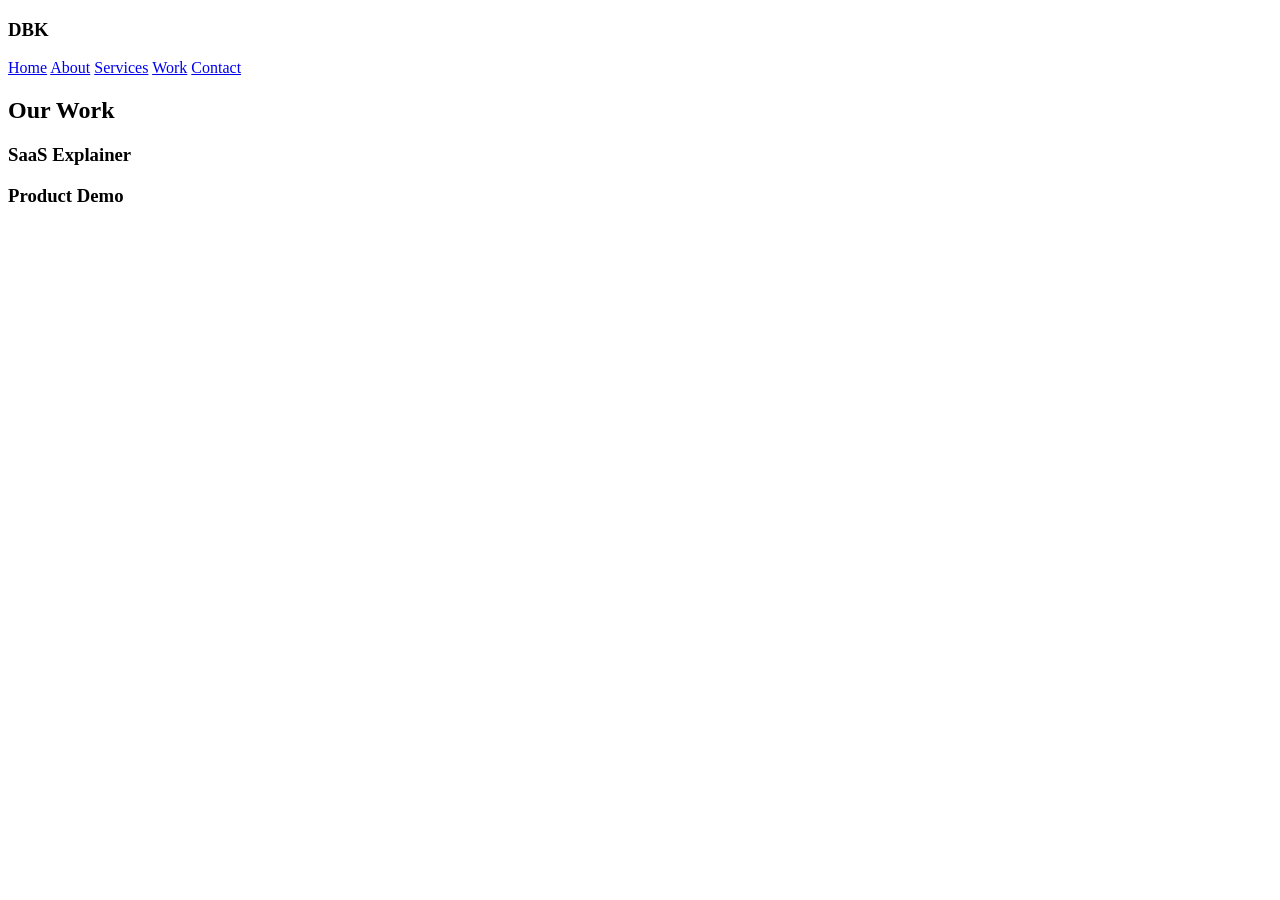
<file: portfolio.html>
<!DOCTYPE html>
<html>
<head>
<title>Portfolio</title>
<link rel="stylesheet" href="style.css">
</head>

<body>

<header>
<h3>DBK</h3>
<nav>
<a href="index.html">Home</a>
<a href="about.html">About</a>
<a href="services.html">Services</a>
<a href="portfolio.html">Work</a>
<a href="contact.html">Contact</a>
</nav>
</header>

<section>
<h1>Our Work</h1>

<div class="grid">

<div class="card">
<h3>SaaS Explainer</h3>
</div>

<div class="card">
<h3>Product Demo</h3>
</div>

</div>

</section>

</body>
</html>
</file>
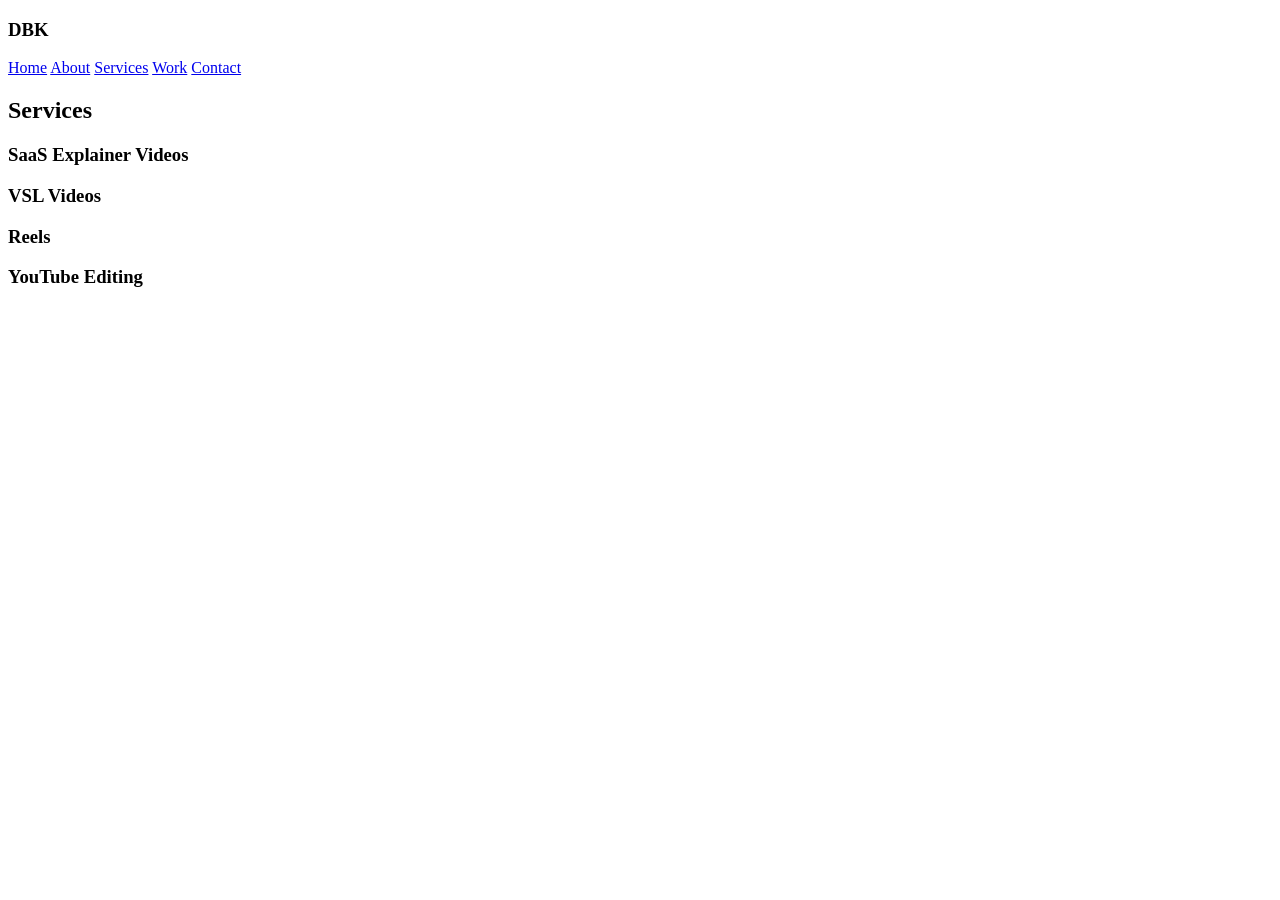
<file: services.html>
<!DOCTYPE html>
<html>
<head>
<title>Services</title>
<link rel="stylesheet" href="style.css">
</head>

<body>

<header>
<h3>DBK</h3>
<nav>
<a href="index.html">Home</a>
<a href="about.html">About</a>
<a href="services.html">Services</a>
<a href="portfolio.html">Work</a>
<a href="contact.html">Contact</a>
</nav>
</header>

<section>
<h1>Services</h1>

<div class="grid">

<div class="card">
<h3>SaaS Explainer Videos</h3>
</div>

<div class="card">
<h3>VSL Videos</h3>
</div>

<div class="card">
<h3>Reels</h3>
</div>

<div class="card">
<h3>YouTube Editing</h3>
</div>

</div>
</section>

</body>
</html>
</file>
<file: style.css>
/* STATS SECTION */
.stats-section{
padding:120px 8%;
background:#05070d;
text-align:center;
}

.stats-title{
font-size:34px;
font-weight:800;
max-width:900px;
margin:auto;
margin-bottom:60px;
}

.stats-wrapper{
display:flex;
justify-content:space-between;
align-items:center;
}

/* SIDE BOXES */
.side{
display:flex;
flex-direction:column;
gap:20px;
}

.box{
width:140px;
height:100px;
background:#ccc;
border-radius:10px;
}

.small{height:80px;}
.wide{width:180px;height:90px;}

/* CENTER */
.center{
display:flex;
flex-direction:column;
gap:40px;
}

.row{
display:flex;
gap:80px;
}

.center p{
color:#aaa;
font-size:14px;
}

.center h2{
font-size:42px;
font-weight:800;
}
</file>
